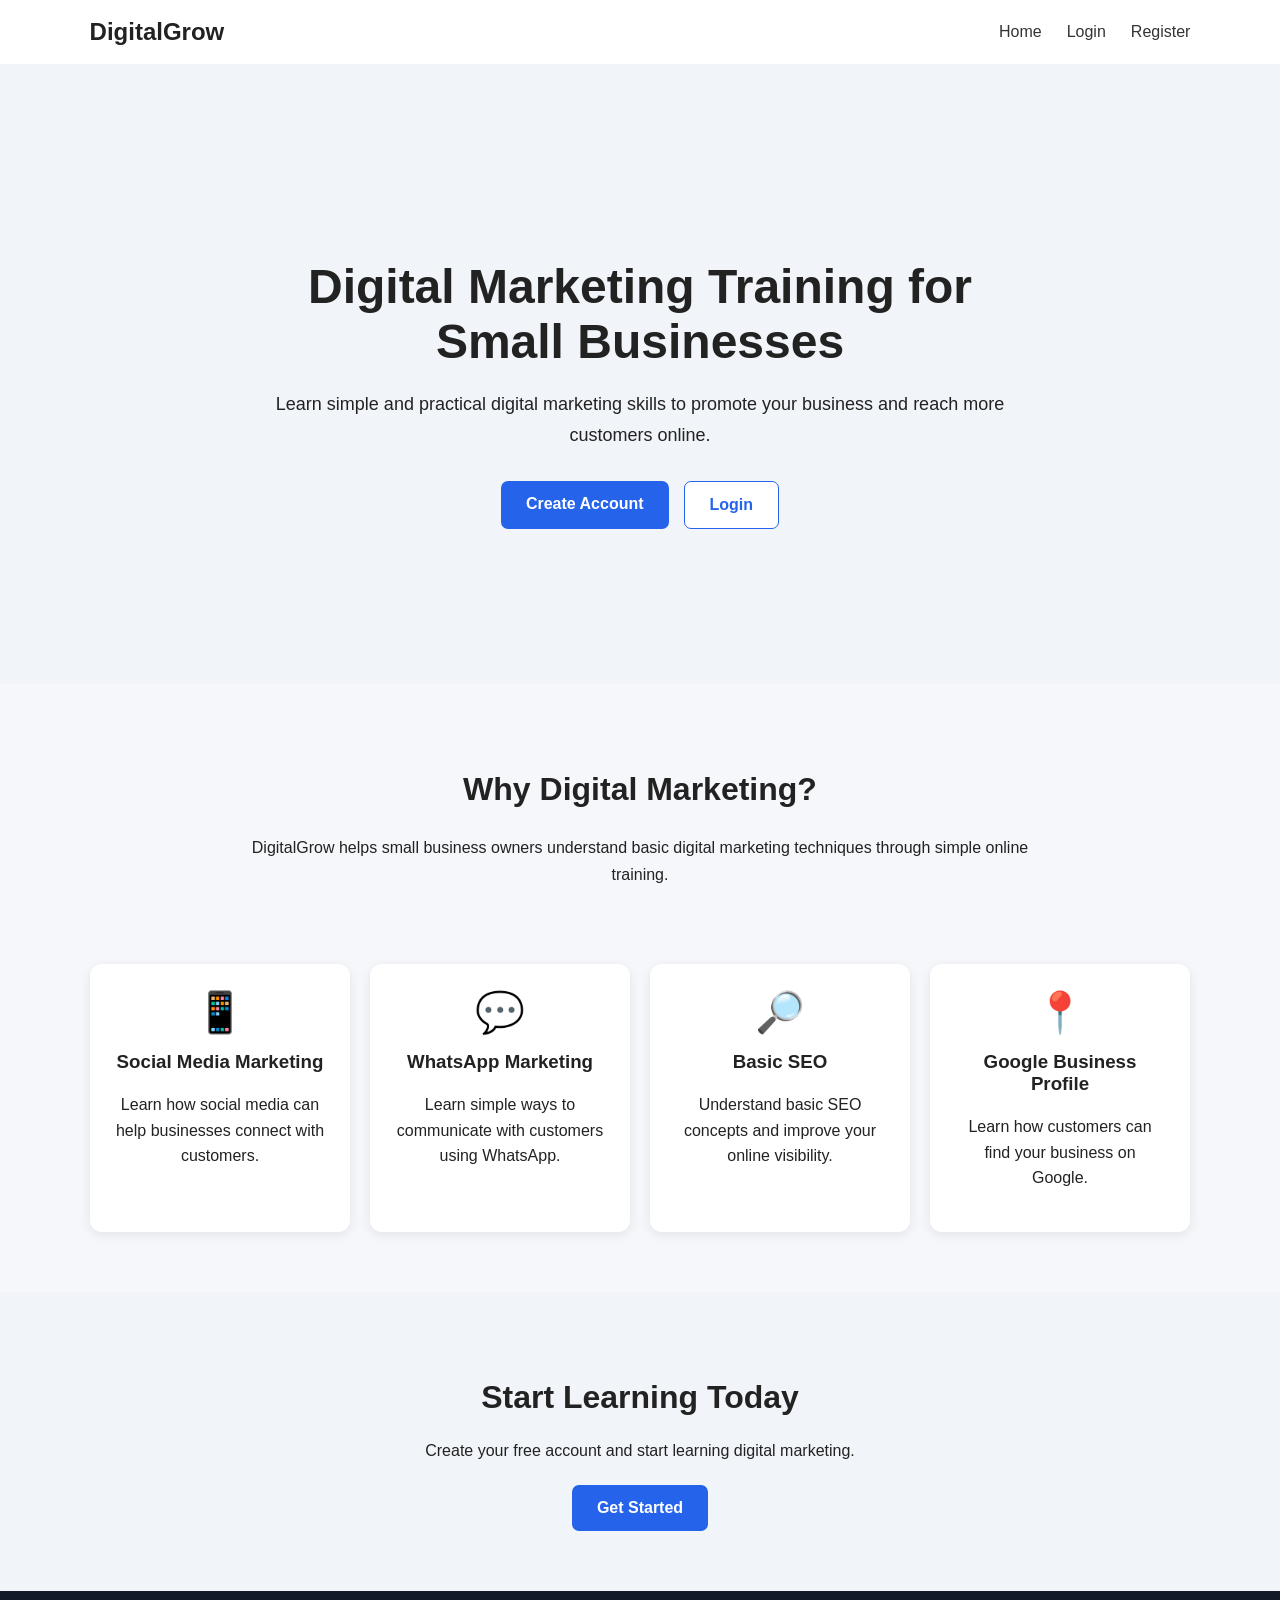
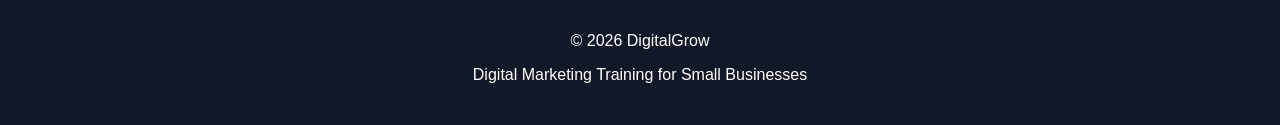
<file: index.html>
<!DOCTYPE html>
<html lang="en">

<head>

    <meta charset="UTF-8">

    <meta name="viewport"
          content="width=device-width, initial-scale=1.0">

    <title>DigitalGrow - Digital Marketing Training</title>

    <link rel="stylesheet" href="css/style.css">

</head>

<body>

    <!-- Navigation -->
    <nav class="navbar">

        <div class="logo">
            DigitalGrow
        </div>

        <div class="nav-links">

            <a href="index.html">
                Home
            </a>

            <a href="login.html">
                Login
            </a>

            <a href="register.html">
                Register
            </a>

        </div>

    </nav>


    <!-- Hero Section -->
    <section class="hero">

        <div class="hero-content">

            <h1>
                Digital Marketing Training
                for Small Businesses
            </h1>

            <p>
                Learn simple and practical digital marketing
                skills to promote your business and reach
                more customers online.
            </p>

            <div class="hero-buttons">

                <a href="register.html"
                   class="primary-button">
                    Create Account
                </a>

                <a href="login.html"
                   class="secondary-button">
                    Login
                </a>

            </div>

        </div>

    </section>


    <!-- About Section -->
    <section class="about">

        <h2>
            Why Digital Marketing?
        </h2>

        <p>
            DigitalGrow helps small business owners
            understand basic digital marketing techniques
            through simple online training.
        </p>

    </section>


    <!-- Features -->
    <section class="features">

        <div class="feature-card">

            <div class="feature-icon">
                📱
            </div>

            <h3>
                Social Media Marketing
            </h3>

            <p>
                Learn how social media can help
                businesses connect with customers.
            </p>

        </div>


        <div class="feature-card">

            <div class="feature-icon">
                💬
            </div>

            <h3>
                WhatsApp Marketing
            </h3>

            <p>
                Learn simple ways to communicate
                with customers using WhatsApp.
            </p>

        </div>


        <div class="feature-card">

            <div class="feature-icon">
                🔎
            </div>

            <h3>
                Basic SEO
            </h3>

            <p>
                Understand basic SEO concepts and
                improve your online visibility.
            </p>

        </div>


        <div class="feature-card">

            <div class="feature-icon">
                📍
            </div>

            <h3>
                Google Business Profile
            </h3>

            <p>
                Learn how customers can find your
                business on Google.
            </p>

        </div>

    </section>


    <!-- Call To Action -->
    <section class="cta">

        <h2>
            Start Learning Today
        </h2>

        <p>
            Create your free account and start learning
            digital marketing.
        </p>

        <a href="register.html"
           class="primary-button">

            Get Started

        </a>

    </section>


    <!-- Footer -->
    <footer>

        <p>
            © 2026 DigitalGrow
        </p>

        <p>
            Digital Marketing Training for Small Businesses
        </p>

    </footer>

</body>

</html>
</file>
<file: css/style.css>
body {
    font-family: Arial, sans-serif;
    margin: 0;
    background: #f5f7fb;
    color: #222;
}


.form-container {
    width: 90%;
    max-width: 450px;
    margin: 50px auto;
    background: white;
    padding: 30px;
    border-radius: 12px;
    box-shadow: 0 4px 15px rgba(0, 0, 0, 0.1);
}


.form-container h1 {
    text-align: center;
    margin-top: 0;
}


.form-container h2 {
    text-align: center;
    margin-bottom: 25px;
}


.form-container label {
    display: block;
    margin-top: 15px;
    margin-bottom: 5px;
    font-weight: bold;
}


.form-container input {
    width: 100%;
    box-sizing: border-box;
    padding: 12px;
    border: 1px solid #ccc;
    border-radius: 6px;
    font-size: 15px;
}


.form-container button {
    width: 100%;
    margin-top: 25px;
    padding: 12px;
    border: none;
    border-radius: 6px;
    background: #2563eb;
    color: white;
    font-size: 16px;
    cursor: pointer;
}


.form-container button:hover {
    background: #1d4ed8;
}


#message {
    text-align: center;
    margin-top: 15px;
}


.form-container p {
    text-align: center;
} .dashboard {
    width: 90%;
    max-width: 1000px;
    margin: auto;
}


.dashboard-header {
    display: flex;
    justify-content: space-between;
    align-items: center;
    padding: 20px 0;
}


.dashboard-header h1 {
    margin: 0;
}


.dashboard-header p {
    text-align: left;
}


.dashboard-header button {
    padding: 10px 18px;
    border: none;
    border-radius: 6px;
    background: #dc2626;
    color: white;
    cursor: pointer;
}


.welcome-card,
.profile-card {
    background: white;
    padding: 25px;
    margin-top: 20px;
    border-radius: 12px;
    box-shadow: 0 3px 12px rgba(0, 0, 0, 0.08);
}


.stats {
    display: flex;
    gap: 20px;
    margin-top: 20px;
}


.stat-card {
    flex: 1;
    background: white;
    padding: 20px;
    text-align: center;
    border-radius: 12px;
    box-shadow: 0 3px 12px rgba(0, 0, 0, 0.08);
}


.stat-card h3 {
    font-size: 30px;
    margin: 5px;
}


.dashboard-actions {
    display: flex;
    gap: 15px;
    margin-top: 25px;
    flex-wrap: wrap;
}


.dashboard-button {
    text-decoration: none;
    background: #2563eb;
    color: white;
    padding: 14px 20px;
    border-radius: 7px;
}


@media (max-width: 700px) {

    .stats {
        flex-direction: column;
    }

    .dashboard-header {
        flex-direction: column;
        align-items: flex-start;
        gap: 15px;
    }

}
#coursesContainer {
    display: grid;
    grid-template-columns: repeat(2, 1fr);
    gap: 20px;
    margin-top: 25px;
}


.course-card {
    background: white;
    padding: 25px;
    border-radius: 12px;

    box-shadow:
        0 3px 12px rgba(0, 0, 0, 0.08);
}


.course-card h3 {
    margin-top: 0;
}


.course-card p {
    text-align: left;
    line-height: 1.6;
}


@media (max-width: 700px) {

    #coursesContainer {
        grid-template-columns: 1fr;
    }

}
.lesson-card {
    background: white;
    padding: 25px;
    margin: 20px 0;
    border-radius: 12px;

    box-shadow:
        0 3px 12px rgba(0, 0, 0, 0.08);
}

.lesson-card h3 {
    margin-top: 0;
}

.lesson-card p {
    text-align: left;
    line-height: 1.7;
}

#completeBtn {
    margin-top: 20px;
    padding: 14px 20px;
    border: none;
    border-radius: 7px;
    background: #16a34a;
    color: white;
    font-size: 16px;
    cursor: pointer;
}

#message {
    margin-top: 15px;
    font-weight: bold;
}
/* =========================
   HOME PAGE
========================= */

.navbar {
    display: flex;
    justify-content: space-between;
    align-items: center;

    padding: 18px 7%;

    background: white;

    box-shadow:
        0 2px 10px rgba(0, 0, 0, 0.08);
}


.logo {
    font-size: 24px;
    font-weight: bold;
}


.nav-links {
    display: flex;
    gap: 25px;
}


.nav-links a {
    text-decoration: none;
    color: #333;
    font-weight: 500;
}


.hero {
    min-height: 500px;

    display: flex;
    align-items: center;
    justify-content: center;

    text-align: center;

    padding: 60px 20px;

    background: #f1f5f9;
}


.hero-content {
    max-width: 750px;
}


.hero h1 {
    font-size: 48px;
    margin-bottom: 20px;
}


.hero p {
    font-size: 18px;
    line-height: 1.7;
    margin-bottom: 30px;
}


.hero-buttons {
    display: flex;
    justify-content: center;
    gap: 15px;
}


.primary-button,
.secondary-button {
    display: inline-block;

    padding: 14px 25px;

    border-radius: 7px;

    text-decoration: none;

    font-weight: bold;
}


.primary-button {
    background: #2563eb;
    color: white;
}


.secondary-button {
    background: white;
    color: #2563eb;

    border: 1px solid #2563eb;
}


.about {
    text-align: center;

    padding: 60px 20px;

    max-width: 800px;

    margin: auto;
}


.about h2 {
    font-size: 32px;
}


.about p {
    line-height: 1.7;
}


.features {
    width: 90%;
    max-width: 1100px;

    margin: 0 auto 60px;

    display: grid;

    grid-template-columns:
        repeat(4, 1fr);

    gap: 20px;
}


.feature-card {
    background: white;

    padding: 25px;

    border-radius: 12px;

    text-align: center;

    box-shadow:
        0 3px 12px rgba(0, 0, 0, 0.08);
}


.feature-icon {
    font-size: 40px;
}


.feature-card h3 {
    margin-top: 15px;
}


.feature-card p {
    line-height: 1.6;
}


.cta {
    text-align: center;

    padding: 60px 20px;

    background: #f1f5f9;
}


.cta h2 {
    font-size: 32px;
}


.cta p {
    margin-bottom: 25px;
}


footer {
    text-align: center;

    padding: 25px;

    background: #111827;

    color: white;
}


@media (max-width: 800px) {

    .features {
        grid-template-columns:
            repeat(2, 1fr);
    }

}


@media (max-width: 600px) {

    .navbar {
        flex-direction: column;
        gap: 15px;
    }


    .nav-links {
        gap: 15px;
    }


    .hero h1 {
        font-size: 34px;
    }


    .hero-buttons {
        flex-direction: column;
        align-items: center;
    }


    .features {
        grid-template-columns: 1fr;
    }

}
</file>
